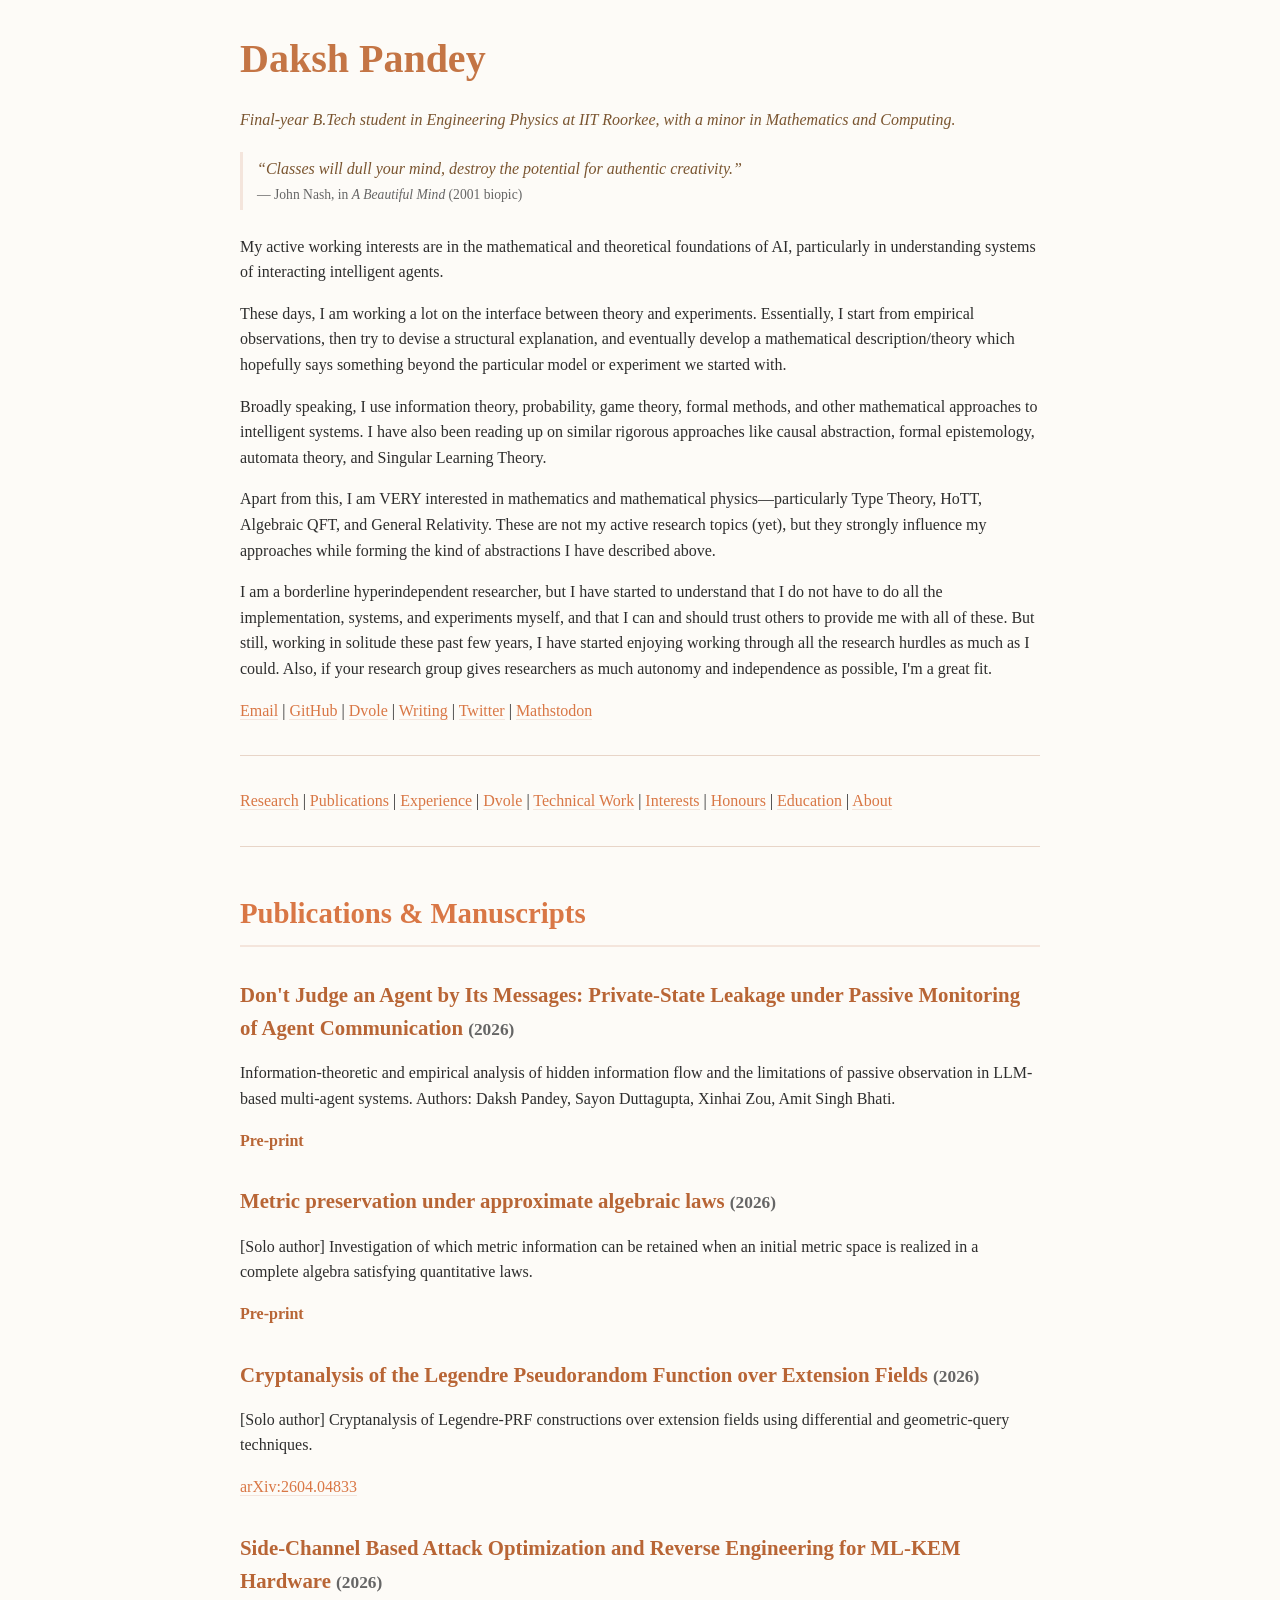
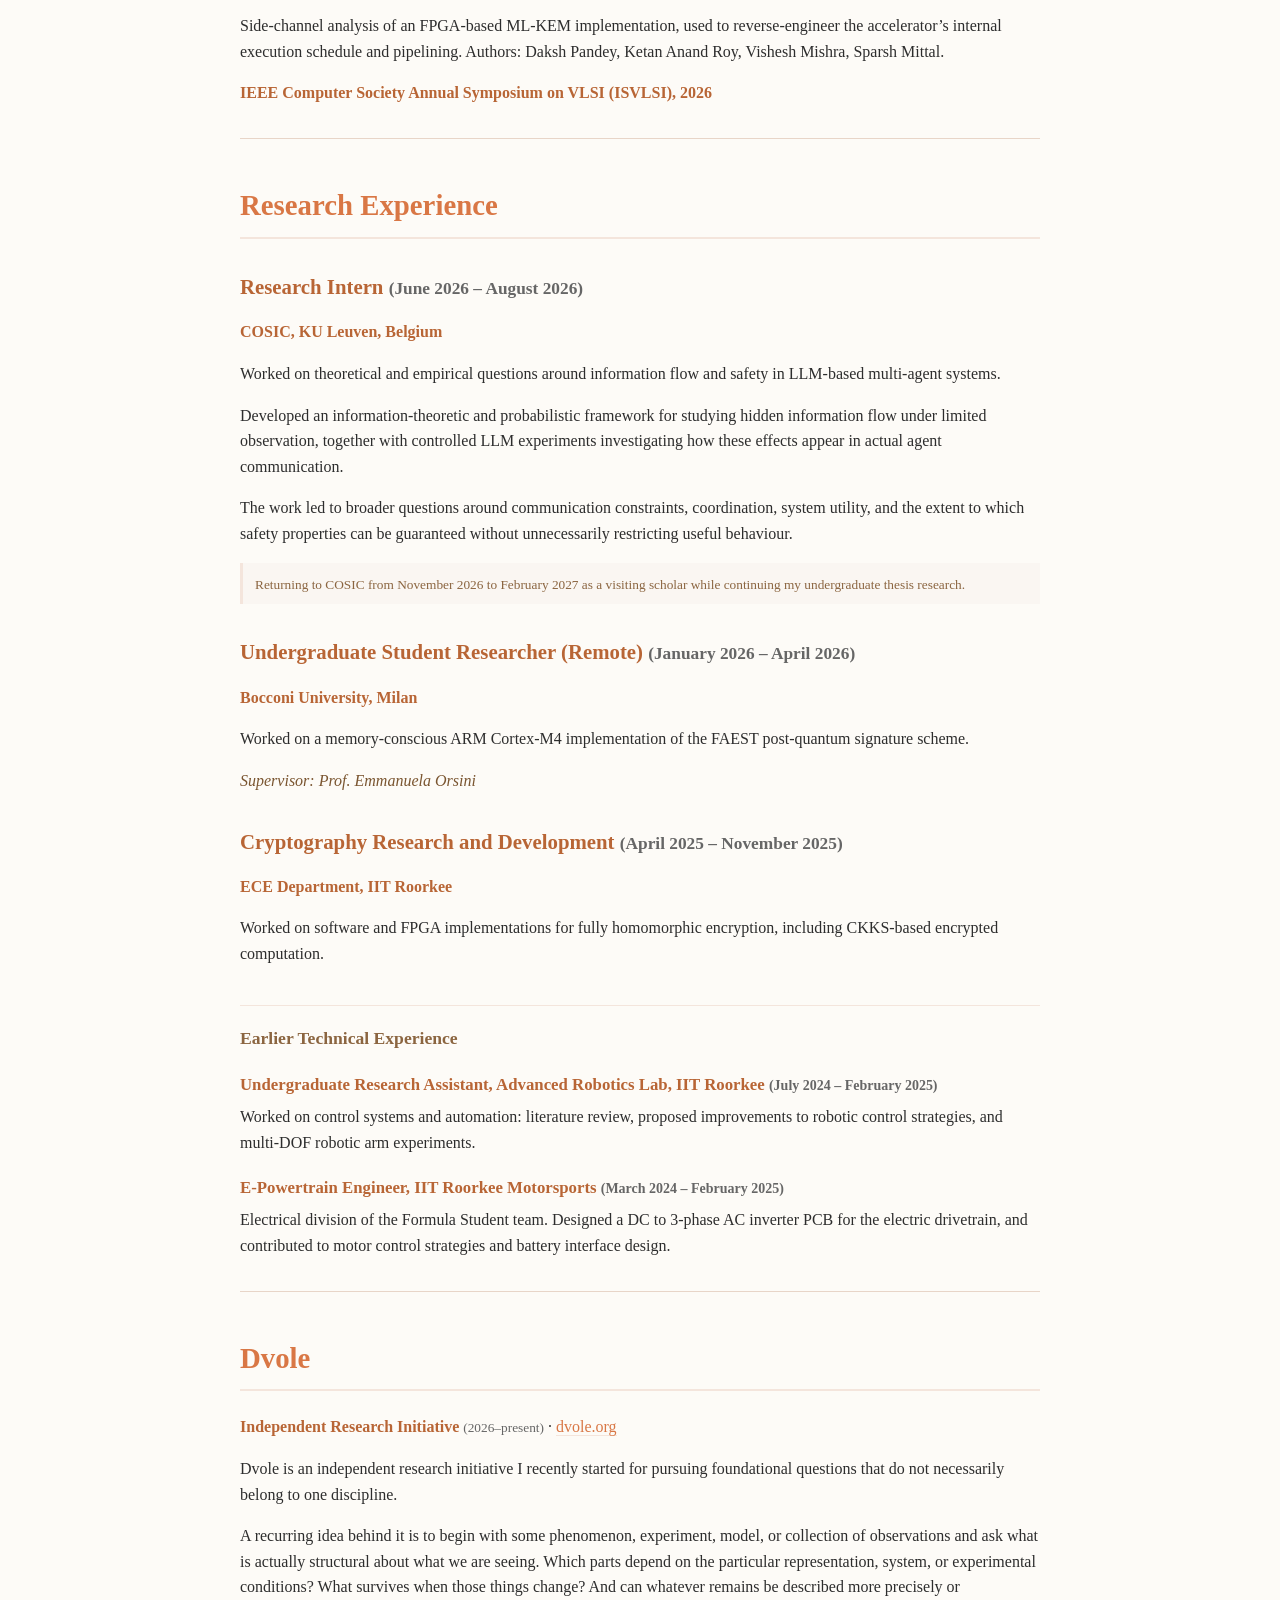
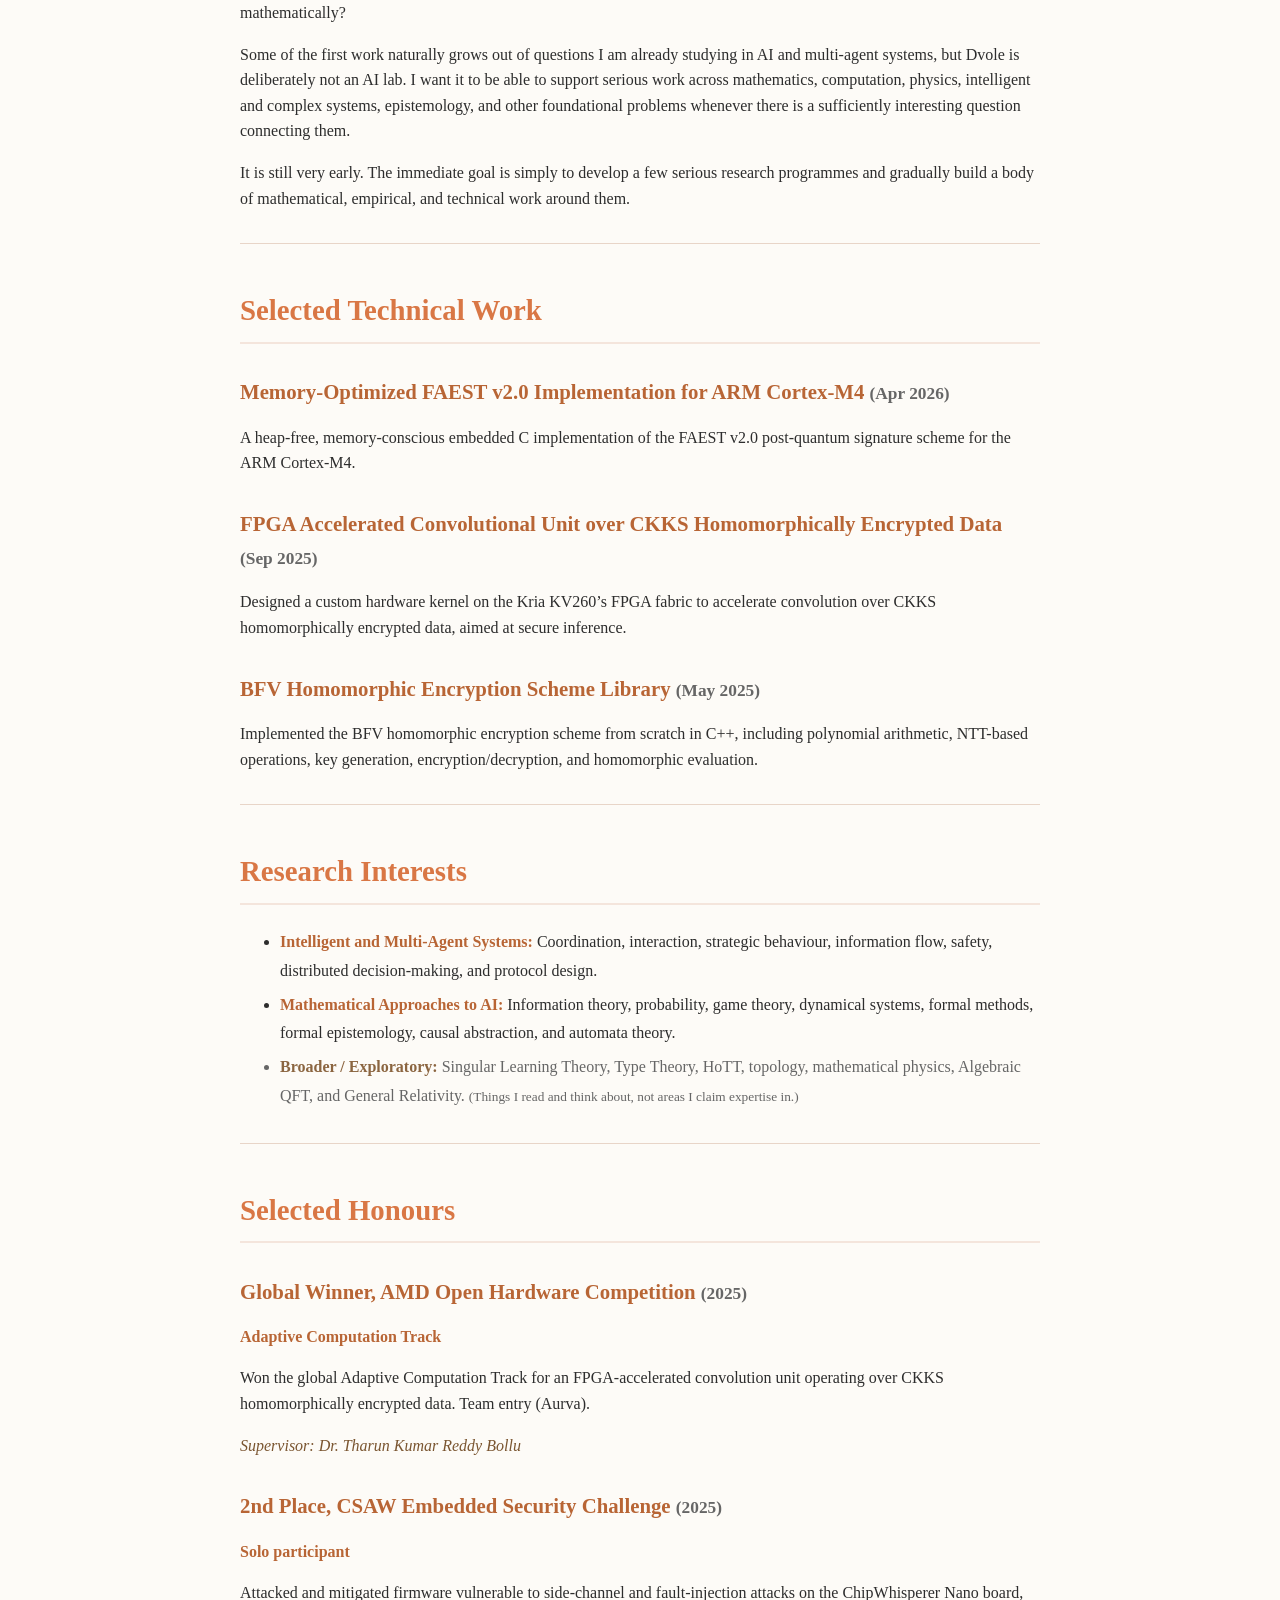
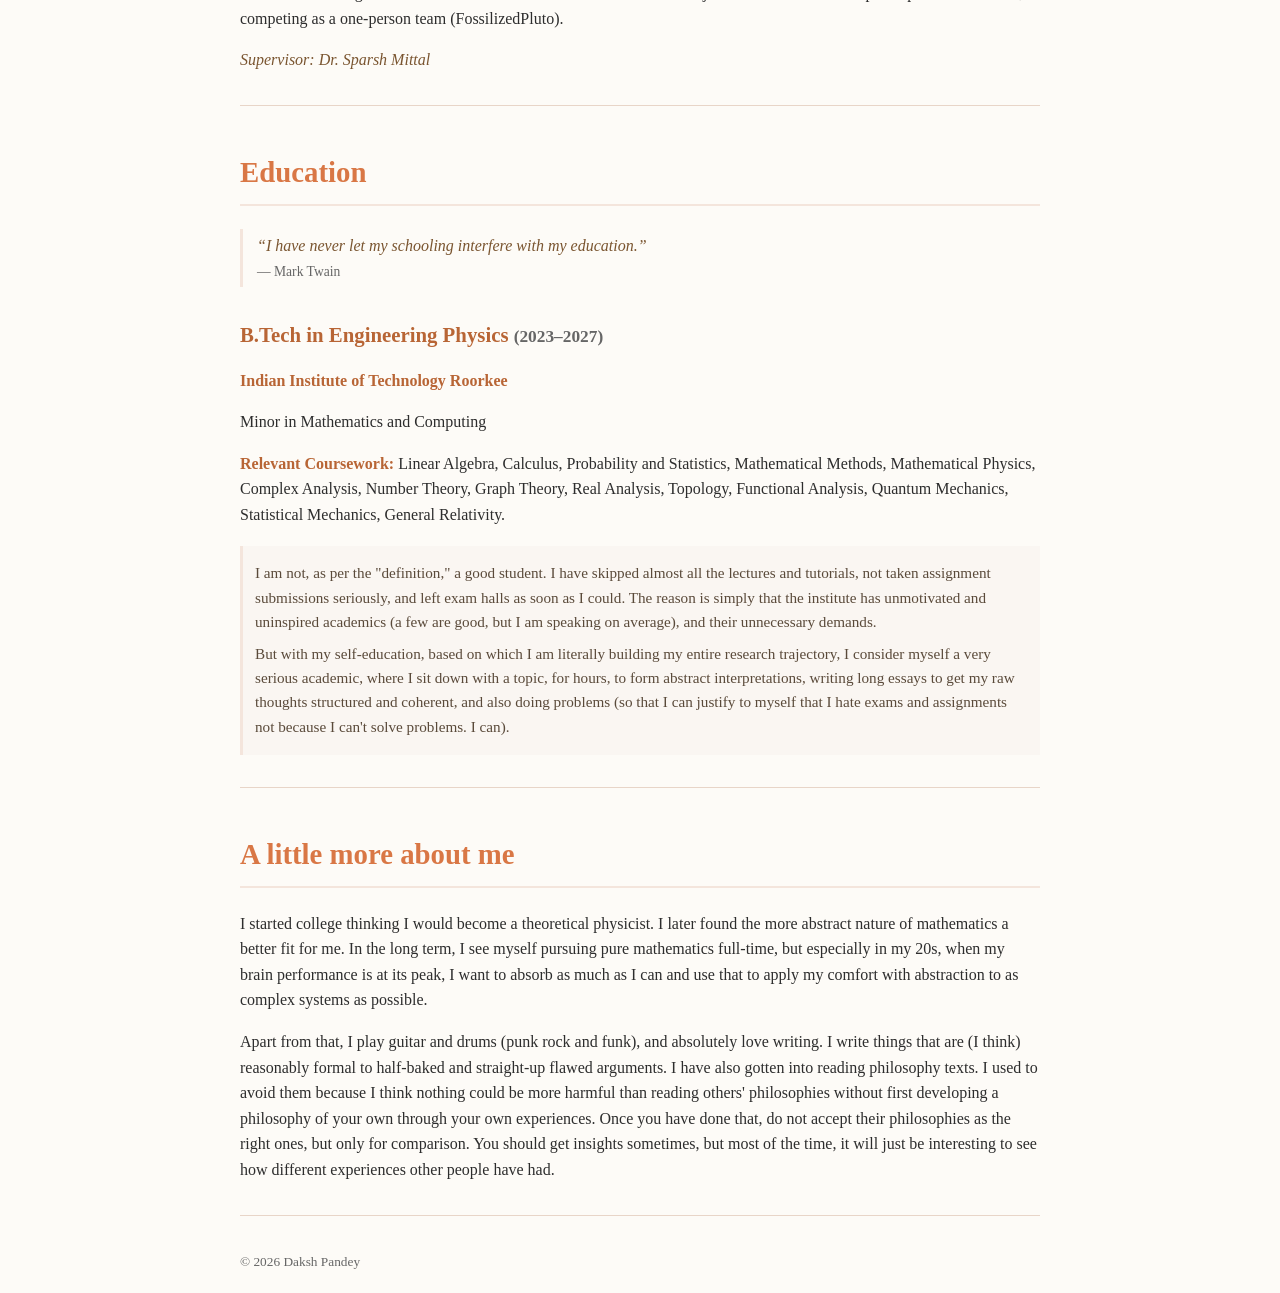
<file: index.html>
<!DOCTYPE html>
<html lang="en">
<head>
    <meta charset="UTF-8">
    <meta name="viewport" content="width=device-width, initial-scale=1.0">
    <meta name="description" content="Daksh Pandey. Final-year B.Tech student in Engineering Physics at IIT Roorkee, interested in the mathematical and theoretical foundations of AI and systems of interacting intelligent agents.">
    <title>Daksh Pandey</title>
    <link rel="stylesheet" href="styles.css">
</head>
<body>
    <header>
        <h1>Daksh Pandey</h1>
        <p><em>Final-year B.Tech student in Engineering Physics at IIT Roorkee, with a minor in Mathematics and Computing.</em></p>

        <figure class="epigraph">
            <blockquote>
                <p>“Classes will dull your mind, destroy the potential for authentic creativity.”</p>
            </blockquote>
            <figcaption>John Nash, in <cite>A Beautiful Mind</cite> (2001 biopic)</figcaption>
        </figure>

        <p>My active working interests are in the mathematical and theoretical foundations of AI, particularly in understanding systems of interacting intelligent agents.</p>

        <p>These days, I am working a lot on the interface between theory and experiments. Essentially, I start from empirical observations, then try to devise a structural explanation, and eventually develop a mathematical description/theory which hopefully says something beyond the particular model or experiment we started with.</p>

        <p>Broadly speaking, I use information theory, probability, game theory, formal methods, and other mathematical approaches to intelligent systems. I have also been reading up on similar rigorous approaches like causal abstraction, formal epistemology, automata theory, and Singular Learning Theory.</p>

        <p>Apart from this, I am VERY interested in mathematics and mathematical physics—particularly Type Theory, HoTT, Algebraic QFT, and General Relativity. These are not my active research topics (yet), but they strongly influence my approaches while forming the kind of abstractions I have described above.</p>

        <p>I am a borderline hyperindependent researcher, but I have started to understand that I do not have to do all the implementation, systems, and experiments myself, and that I can and should trust others to provide me with all of these. But still, working in solitude these past few years, I have started enjoying working through all the research hurdles as much as I could. Also, if your research group gives researchers as much autonomy and independence as possible, I'm a great fit.</p>

        <p>
            <a href="mailto:daksh_p@ph.iitr.ac.in">Email</a> |
            <a href="https://github.com/DA1729" target="_blank" rel="noopener">GitHub</a> |
            <a href="https://dvole.org/" target="_blank" rel="noopener">Dvole</a> |
            <a href="https://da1729.github.io/" target="_blank" rel="noopener">Writing</a> |
            <a href="https://x.com/sp0oky_daksh" target="_blank" rel="noopener">Twitter</a> |
            <a href="https://mathstodon.xyz/@da1729" target="_blank" rel="noopener">Mathstodon</a>
        </p>
    </header>

    <hr>

    <nav aria-label="Sections">
        <p>
            <a href="#research">Research</a> |
            <a href="#publications">Publications</a> |
            <a href="#experience">Experience</a> |
            <a href="#dvole">Dvole</a> |
            <a href="#technical-work">Technical Work</a> |
            <a href="#interests">Interests</a> |
            <a href="#honours">Honours</a> |
            <a href="#education">Education</a> |
            <a href="#about">About</a>
        </p>
    </nav>

    <hr>

    <main>

    <section aria-labelledby="publications">
        <h2 id="publications">Publications &amp; Manuscripts</h2>

        <h3>Don't Judge an Agent by Its Messages: Private-State Leakage under Passive Monitoring of Agent Communication <small>(2026)</small></h3>
        <p>Information-theoretic and empirical analysis of hidden information flow and the limitations of passive observation in LLM-based multi-agent systems. Authors: Daksh Pandey, Sayon Duttagupta, Xinhai Zou, Amit Singh Bhati.</p>
        <p><strong>Pre-print</strong></p>

	<h3>Metric preservation under approximate algebraic laws <small>(2026)</small></h3>
	<p>[Solo author] Investigation of which metric information can be retained when an initial metric space is realized in a complete algebra satisfying quantitative laws.</p>
	<p><strong>Pre-print</strong></p>

        <h3>Cryptanalysis of the Legendre Pseudorandom Function over Extension Fields <small>(2026)</small></h3>
        <p>[Solo author] Cryptanalysis of Legendre-PRF constructions over extension fields using differential and geometric-query techniques.</p>
        <p><a href="https://arxiv.org/abs/2604.04833" target="_blank" rel="noopener">arXiv:2604.04833</a></p>

        <h3>Side-Channel Based Attack Optimization and Reverse Engineering for ML-KEM Hardware <small>(2026)</small></h3>
        <p>Side-channel analysis of an FPGA-based ML-KEM implementation, used to reverse-engineer the accelerator’s internal execution schedule and pipelining. Authors: Daksh Pandey, Ketan Anand Roy, Vishesh Mishra, Sparsh Mittal.</p>
        <p><strong>IEEE Computer Society Annual Symposium on VLSI (ISVLSI), 2026</strong></p>
    </section>

    <hr>

    <section aria-labelledby="experience">
        <h2 id="experience">Research Experience</h2>

        <h3>Research Intern <small>(June 2026 – August 2026)</small></h3>
        <p><strong>COSIC, KU Leuven, Belgium</strong></p>
        <p>Worked on theoretical and empirical questions around information flow and safety in LLM-based multi-agent systems.</p>
        <p>Developed an information-theoretic and probabilistic framework for studying hidden information flow under limited observation, together with controlled LLM experiments investigating how these effects appear in actual agent communication.</p>
        <p>The work led to broader questions around communication constraints, coordination, system utility, and the extent to which safety properties can be guaranteed without unnecessarily restricting useful behaviour.</p>
        <p class="note"><small>Returning to COSIC from November 2026 to February 2027 as a visiting scholar while continuing my undergraduate thesis research.</small></p>

        <h3>Undergraduate Student Researcher (Remote) <small>(January 2026 – April 2026)</small></h3>
        <p><strong>Bocconi University, Milan</strong></p>
        <p>Worked on a memory-conscious ARM Cortex-M4 implementation of the FAEST post-quantum signature scheme.</p>
        <p><em>Supervisor: Prof. Emmanuela Orsini</em></p>

        <h3>Cryptography Research and Development <small>(April 2025 – November 2025)</small></h3>
        <p><strong>ECE Department, IIT Roorkee</strong></p>
        <p>Worked on software and FPGA implementations for fully homomorphic encryption, including CKKS-based encrypted computation.</p>

        <h3 class="minor">Earlier Technical Experience</h3>

        <h4>Undergraduate Research Assistant, Advanced Robotics Lab, IIT Roorkee <small>(July 2024 – February 2025)</small></h4>
        <p>Worked on control systems and automation: literature review, proposed improvements to robotic control strategies, and multi-DOF robotic arm experiments.</p>

        <h4>E-Powertrain Engineer, IIT Roorkee Motorsports <small>(March 2024 – February 2025)</small></h4>
        <p>Electrical division of the Formula Student team. Designed a DC to 3-phase AC inverter PCB for the electric drivetrain, and contributed to motor control strategies and battery interface design.</p>
    </section>

    <hr>

    <section aria-labelledby="dvole">
        <h2 id="dvole">Dvole</h2>
        <p><strong>Independent Research Initiative</strong> <small>(2026–present)</small> · <a href="https://dvole.org/" target="_blank" rel="noopener">dvole.org</a></p>

        <p>Dvole is an independent research initiative I recently started for pursuing foundational questions that do not necessarily belong to one discipline.</p>
        <p>A recurring idea behind it is to begin with some phenomenon, experiment, model, or collection of observations and ask what is actually structural about what we are seeing. Which parts depend on the particular representation, system, or experimental conditions? What survives when those things change? And can whatever remains be described more precisely or mathematically?</p>
        <p>Some of the first work naturally grows out of questions I am already studying in AI and multi-agent systems, but Dvole is deliberately not an AI lab. I want it to be able to support serious work across mathematics, computation, physics, intelligent and complex systems, epistemology, and other foundational problems whenever there is a sufficiently interesting question connecting them.</p>
        <p>It is still very early. The immediate goal is simply to develop a few serious research programmes and gradually build a body of mathematical, empirical, and technical work around them.</p>
    </section>

    <hr>

    <section aria-labelledby="technical-work">
        <h2 id="technical-work">Selected Technical Work</h2>

        <h3>Memory-Optimized FAEST v2.0 Implementation for ARM Cortex-M4 <small>(Apr 2026)</small></h3>
        <p>A heap-free, memory-conscious embedded C implementation of the FAEST v2.0 post-quantum signature scheme for the ARM Cortex-M4.</p>

        <h3>FPGA Accelerated Convolutional Unit over CKKS Homomorphically Encrypted Data <small>(Sep 2025)</small></h3>
        <p>Designed a custom hardware kernel on the Kria KV260’s FPGA fabric to accelerate convolution over CKKS homomorphically encrypted data, aimed at secure inference.</p>

        <h3>BFV Homomorphic Encryption Scheme Library <small>(May 2025)</small></h3>
        <p>Implemented the BFV homomorphic encryption scheme from scratch in C++, including polynomial arithmetic, NTT-based operations, key generation, encryption/decryption, and homomorphic evaluation.</p>
    </section>

    <hr>

    <section aria-labelledby="interests">
        <h2 id="interests">Research Interests</h2>
        <ul>
            <li><strong>Intelligent and Multi-Agent Systems:</strong> Coordination, interaction, strategic behaviour, information flow, safety, distributed decision-making, and protocol design.</li>
            <li><strong>Mathematical Approaches to AI:</strong> Information theory, probability, game theory, dynamical systems, formal methods, formal epistemology, causal abstraction, and automata theory.</li>
            <li class="exploratory"><strong>Broader / Exploratory:</strong> Singular Learning Theory, Type Theory, HoTT, topology, mathematical physics, Algebraic QFT, and General Relativity. <small>(Things I read and think about, not areas I claim expertise in.)</small></li>
        </ul>
    </section>

    <hr>

    <section aria-labelledby="honours">
        <h2 id="honours">Selected Honours</h2>

        <h3>Global Winner, AMD Open Hardware Competition <small>(2025)</small></h3>
        <p><strong>Adaptive Computation Track</strong></p>
        <p>Won the global Adaptive Computation Track for an FPGA-accelerated convolution unit operating over CKKS homomorphically encrypted data. Team entry (Aurva).</p>
        <p><em>Supervisor: Dr. Tharun Kumar Reddy Bollu</em></p>

        <h3>2nd Place, CSAW Embedded Security Challenge <small>(2025)</small></h3>
        <p><strong>Solo participant</strong></p>
        <p>Attacked and mitigated firmware vulnerable to side-channel and fault-injection attacks on the ChipWhisperer Nano board, competing as a one-person team (FossilizedPluto).</p>
        <p><em>Supervisor: Dr. Sparsh Mittal</em></p>
    </section>

    <hr>

    <section aria-labelledby="education">
        <h2 id="education">Education</h2>

        <figure class="epigraph">
            <blockquote>
                <p>“I have never let my schooling interfere with my education.”</p>
            </blockquote>
            <figcaption>Mark Twain</figcaption>
        </figure>

        <h3>B.Tech in Engineering Physics <small>(2023–2027)</small></h3>
        <p><strong>Indian Institute of Technology Roorkee</strong></p>
        <p>Minor in Mathematics and Computing</p>
        <p><strong>Relevant Coursework:</strong> Linear Algebra, Calculus, Probability and Statistics, Mathematical Methods, Mathematical Physics, Complex Analysis, Number Theory, Graph Theory, Real Analysis, Topology, Functional Analysis, Quantum Mechanics, Statistical Mechanics, General Relativity.</p>
        <div class="note">
            <p>I am not, as per the "definition," a good student. I have skipped almost all the lectures and tutorials, not taken assignment submissions seriously, and left exam halls as soon as I could. The reason is simply that the institute has unmotivated and uninspired academics (a few are good, but I am speaking on average), and their unnecessary demands.</p>
            <p>But with my self-education, based on which I am literally building my entire research trajectory, I consider myself a very serious academic, where I sit down with a topic, for hours, to form abstract interpretations, writing long essays to get my raw thoughts structured and coherent, and also doing problems (so that I can justify to myself that I hate exams and assignments not because I can't solve problems. I can).</p>
        </div>
    </section>

    <hr>

    <section aria-labelledby="about">
        <h2 id="about">A little more about me</h2>
        <p>I started college thinking I would become a theoretical physicist. I later found the more abstract nature of mathematics a better fit for me. In the long term, I see myself pursuing pure mathematics full-time, but especially in my 20s, when my brain performance is at its peak, I want to absorb as much as I can and use that to apply my comfort with abstraction to as complex systems as possible.</p>
        <p>Apart from that, I play guitar and drums (punk rock and funk), and absolutely love writing. I write things that are (I think) reasonably formal to half-baked and straight-up flawed arguments. I have also gotten into reading philosophy texts. I used to avoid them because I think nothing could be more harmful than reading others' philosophies without first developing a philosophy of your own through your own experiences. Once you have done that, do not accept their philosophies as the right ones, but only for comparison. You should get insights sometimes, but most of the time, it will just be interesting to see how different experiences other people have had.</p>
    </section>
    </main>

    <hr>

    <footer>
        <p><small>&copy; 2026 Daksh Pandey</small></p>
    </footer>
</body>
</html>
</file>
<file: styles.css>
body {
    max-width: 800px;
    margin: 20px auto;
    padding: 0 20px;
    font-family: serif;
    line-height: 1.6;
    color: #2d2d2d;
    background: #fdfbf7;
}

h1 {
    color: #c47545;
    font-size: 2.5em;
    margin-bottom: 0.3em;
}

h2 {
    color: #d97745;
    font-size: 1.8em;
    margin-top: 1.5em;
    margin-bottom: 0.8em;
    border-bottom: 2px solid #f4e5dc;
    padding-bottom: 0.3em;
}

h3 {
    color: #b86535;
    font-size: 1.3em;
    margin-top: 1.5em;
    margin-bottom: 0.5em;
}

h4 {
    color: #b86535;
    font-size: 1.05em;
    margin-top: 1.2em;
    margin-bottom: 0.3em;
}

h4 + p {
    margin-top: 0.3em;
}

h3.minor {
    color: #8b6540;
    font-size: 1.1em;
    margin-top: 2.2em;
    padding-top: 1em;
    border-top: 1px solid #f4e5dc;
}

h2[id] {
    scroll-margin-top: 0.5em;
}

a {
    color: #d97745;
    text-decoration: none;
    border-bottom: 1px solid #f4e5dc;
    transition: border-color 0.2s;
}

a:hover {
    border-bottom-color: #d97745;
}

hr {
    border: none;
    border-top: 1px solid #e8d5c8;
    margin: 2em 0;
}

.note {
    background: #faf6f2;
    padding: 8px 12px;
    margin: 0.5em 0 1.5em 0;
    border-left: 3px solid #f4e5dc;
}

div.note {
    margin-top: 1.2em;
    color: #5a4a3a;
    font-size: 0.95em;
}

div.note p {
    margin: 0.5em 0;
}

.note small {
    color: #8b6540;
}

strong {
    color: #b86535;
}

em {
    color: #7a5530;
}

small {
    color: #666;
}

.epigraph {
    margin: 1.2em 0 1.5em 0;
    padding: 4px 14px;
    border-left: 3px solid #f4e5dc;
}

.epigraph blockquote {
    margin: 0;
    font-style: italic;
    color: #7a5530;
}

.epigraph blockquote p {
    margin: 0;
}

.epigraph figcaption {
    margin-top: 0.2em;
    font-size: 0.85em;
    color: #666;
}

.epigraph figcaption::before {
    content: "— ";
}

.exploratory {
    color: #666;
}

.exploratory strong {
    color: #8b6540;
}

a:focus-visible {
    outline: 2px solid #d97745;
    outline-offset: 2px;
}

ul {
    line-height: 1.8;
}

li {
    margin-bottom: 0.3em;
}
</file>
